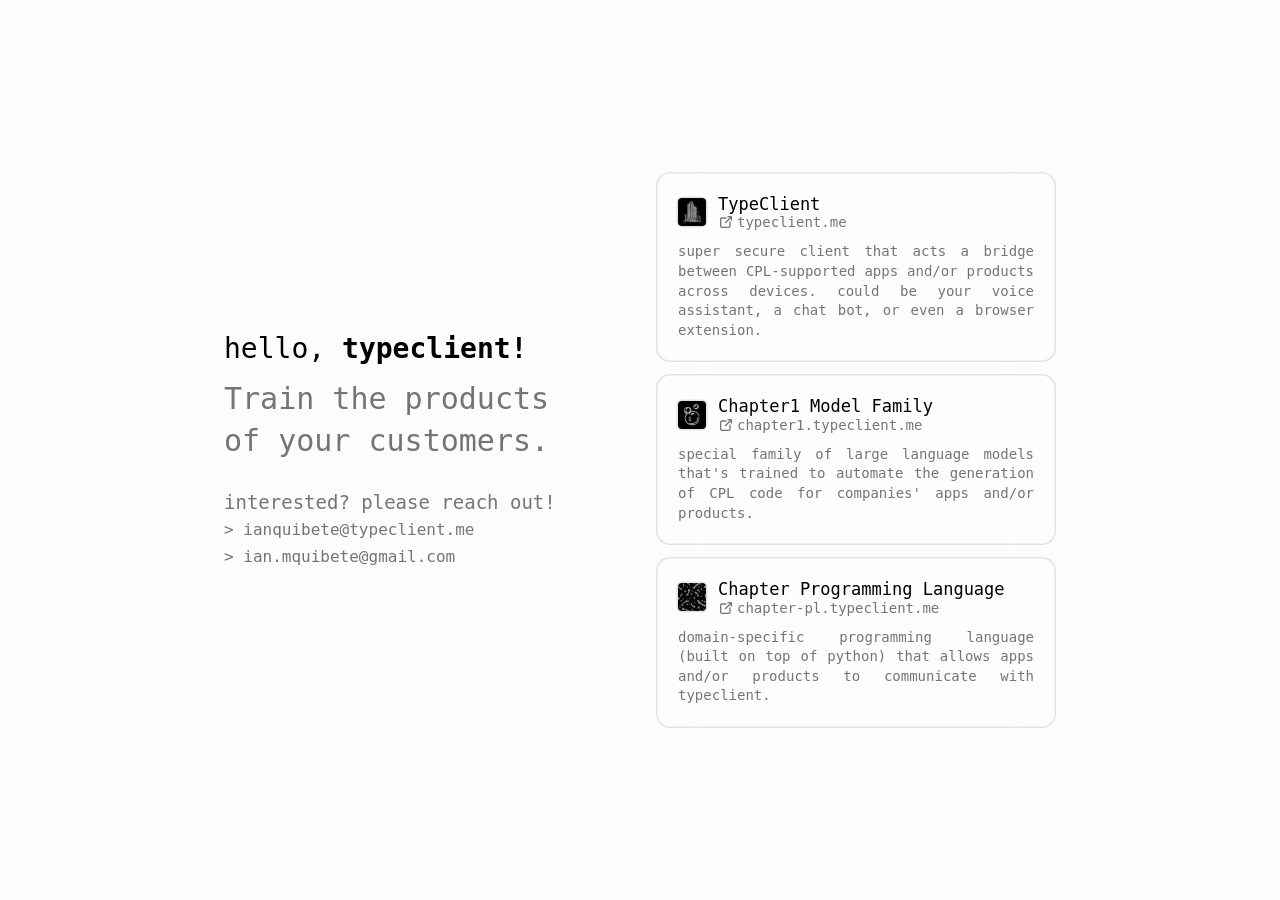
<file: index.html>
<!DOCTYPE html>
<!-- removed comment -->
<html lang="en">

<head>
	<meta http-equiv="Content-Type" content="text/html; charset=UTF-8">
	
	<!-- <link rel="icon" href="./favicon.png" /> -->
	<meta name="viewport" content="viewport-fit=cover, width=device-width, height=device-height, initial-scale=1">
	
	<link href="./typeclient_files/2.CVKGCwS1.css" rel="stylesheet">
	<title>typeclient</title>
</head>

<body>
  <div style="display: contents">
    <div id="scroll-container" class="svelte-ky9fqa">
      <div id="body-content" class="svelte-ky9fqa">
        <section id="introduction" class="section row svelte-ky9fqa">
          <div id="introduction-top" class="svelte-ky9fqa">
            <div class="paragraph svelte-1w6blj6">
              <div class="title svelte-1w6blj6">hello, <span class="typing-char">t</span><span class="typing-char">y</span><span class="typing-char">p</span><span class="typing-char">e</span><span class="typing-char">c</span><span class="typing-char">l</span><span class="typing-char">i</span><span class="typing-char">e</span><span class="typing-char">n</span><span class="typing-char">t</span><span class="typing-char">!</span></div>
              <div class="body svelte-1w6blj6"><span class="larger-text">Train the products of your customers.</span><br><br>interested? please reach out!<br><span class="email-address">&gt; <span><a href="mailto:ianquibete@typeclient.me">ianquibete@typeclient.me</a></span></span><br><span class="email-address">&gt; <span><a href="mailto:ian.mquibete@gmail.com">ian.mquibete@gmail.com</a></span></span></div>
            </div>
          </div>
          <div id="projects" class="svelte-ky9fqa">
            <div id="project-card-area" class="svelte-161m0t1">
              <div id="project-card" class="project-card rectangle-shape svelte-161m0t1">
                <a class="project-header svelte-161m0t1" href="https://typeclient.me" target="_blank" rel="noopener noreferrer nofollow" aria-label="typeclient link">
                  <img class="project-icon outer-border svelte-161m0t1" src="./typeclient_files/tyc.png" alt="typeclient logo">
                  <div class="title-container">
                    <div class="project-title svelte-161m0t1">TypeClient</div>
                    <div class="project-link svelte-161m0t1">
                      <svg viewBox="0 0 24 24" width="1.2em" height="1.2em" color="#757575" size="16">
                        <path fill="none" stroke="currentColor" stroke-linecap="round" stroke-linejoin="round" stroke-width="2" d="M12 6H6a2 2 0 0 0-2 2v10a2 2 0 0 0 2 2h10a2 2 0 0 0 2-2v-6m-7 1l9-9m-5 0h5v5"></path>
                      </svg> typeclient.me
                    </div>
                  </div>
                </a>
                <div class="project-body svelte-161m0t1">
                  <div class="project-description svelte-161m0t1">super secure client that acts a bridge between CPL-supported apps and/or products across devices. could be your voice assistant, a chat bot, or even a browser extension.</div>
                </div>
              </div>
            </div>
            <div id="project-card-area" class="svelte-161m0t1">
              <div id="project-card" class="project-card rectangle-shape svelte-161m0t1">
                <a class="project-header svelte-161m0t1" href="https://drive.google.com/file/d/1oa8ONO27k_p7ruyppRu6gPAljLRiO9sl/view?usp=drive_link" target="_blank" rel="noopener noreferrer nofollow" aria-label="chapter1 link">
                  <img class="project-icon outer-border svelte-161m0t1" src="./typeclient_files/c1.png" alt="chapter1 logo">
                  <div class="title-container">
                    <div class="project-title svelte-161m0t1">Chapter1 Model Family</div>
                    <div class="project-link svelte-161m0t1">
                      <svg viewBox="0 0 24 24" width="1.2em" height="1.2em" color="#757575" size="16">
                        <path fill="none" stroke="currentColor" stroke-linecap="round" stroke-linejoin="round" stroke-width="2" d="M12 6H6a2 2 0 0 0-2 2v10a2 2 0 0 0 2 2h10a2 2 0 0 0 2-2v-6m-7 1l9-9m-5 0h5v5"></path>
                      </svg> chapter1.typeclient.me
                    </div>
                  </div>
                </a>
                <div class="project-body svelte-161m0t1">
                  <div class="project-description svelte-161m0t1">special family of large language models that's trained to automate the generation of CPL code for companies' apps and/or products.</div>
                </div>
              </div>
            </div>
            <div id="project-card-area" class="svelte-161m0t1">
              <div id="project-card" class="project-card rectangle-shape svelte-161m0t1">
                <a class="project-header svelte-161m0t1" href="https://drive.google.com/file/d/1oa8ONO27k_p7ruyppRu6gPAljLRiO9sl/view?usp=drive_link" target="_blank" rel="noopener noreferrer nofollow" aria-label="cpl link">
                  <img class="project-icon outer-border svelte-161m0t1" src="./typeclient_files/cpl.png" alt="cpl logo">
                  <div class="title-container">
                    <div class="project-title svelte-161m0t1">Chapter Programming Language</div>
                    <div class="project-link svelte-161m0t1">
                      <svg viewBox="0 0 24 24" width="1.2em" height="1.2em" color="#757575" size="16">
                        <path fill="none" stroke="currentColor" stroke-linecap="round" stroke-linejoin="round" stroke-width="2" d="M12 6H6a2 2 0 0 0-2 2v10a2 2 0 0 0 2 2h10a2 2 0 0 0 2-2v-6m-7 1l9-9m-5 0h5v5"></path>
                      </svg> chapter-pl.typeclient.me
                    </div>
                  </div>
                </a>
                <div class="project-body svelte-161m0t1">
                  <div class="project-description svelte-161m0t1">domain-specific programming language (built on top of python) that allows apps and/or products to communicate with typeclient.</div>
                </div>
              </div>
            </div>
          </div>
        </section>
      </div>
    </div>
  </div>
</body>

</html>
</file>
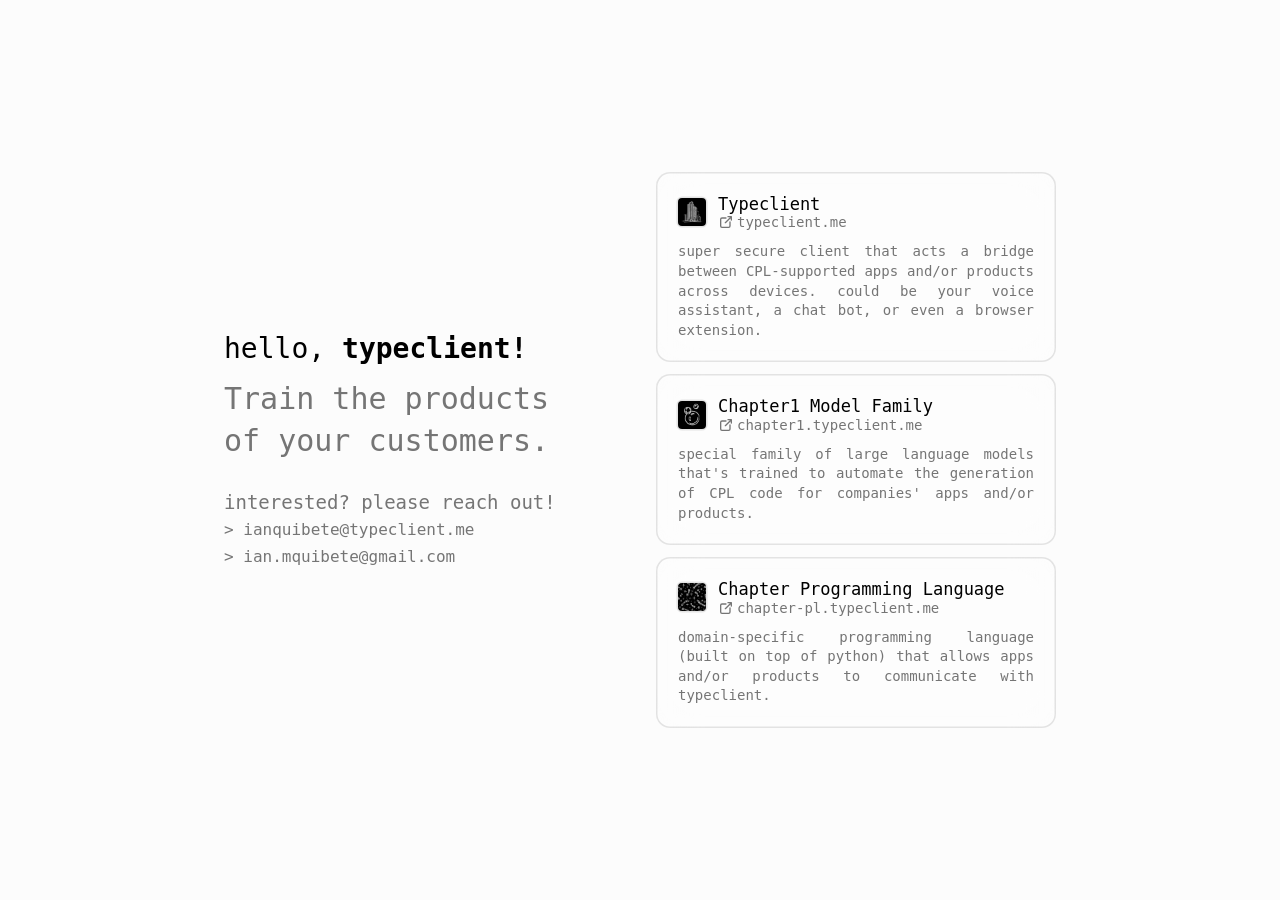
<file: typeclient.html>
<!DOCTYPE html>
<!-- removed comment -->
<html lang="en">

<head>
	<meta http-equiv="Content-Type" content="text/html; charset=UTF-8">
	
	<!-- <link rel="icon" href="./favicon.png" /> -->
	<meta name="viewport" content="viewport-fit=cover, width=device-width, height=device-height, initial-scale=1">
	
	<link href="./typeclient_files/2.CVKGCwS1.css" rel="stylesheet">
	<title>typeclient</title>
</head>

<body>
  <div style="display: contents">
    <div id="scroll-container" class="svelte-ky9fqa">
      <div id="body-content" class="svelte-ky9fqa">
        <section id="introduction" class="section row svelte-ky9fqa">
          <div id="introduction-top" class="svelte-ky9fqa">
            <div class="paragraph svelte-1w6blj6">
              <div class="title svelte-1w6blj6">hello, <span class="typing-char">t</span><span class="typing-char">y</span><span class="typing-char">p</span><span class="typing-char">e</span><span class="typing-char">c</span><span class="typing-char">l</span><span class="typing-char">i</span><span class="typing-char">e</span><span class="typing-char">n</span><span class="typing-char">t</span><span class="typing-char">!</span></div>
              <div class="body svelte-1w6blj6"><span class="larger-text">Train the products of your customers.</span><br><br>interested? please reach out!<br><span class="email-address">&gt; <span><a href="mailto:ianquibete@typeclient.me">ianquibete@typeclient.me</a></span></span><br><span class="email-address">&gt; <span><a href="mailto:ian.mquibete@gmail.com">ian.mquibete@gmail.com</a></span></span></div>
            </div>
          </div>
          <div id="projects" class="svelte-ky9fqa">
            <div id="project-card-area" class="svelte-161m0t1">
              <div id="project-card" class="project-card rectangle-shape svelte-161m0t1">
                <a class="project-header svelte-161m0t1" href="https://typeclient.me" target="_blank" rel="noopener noreferrer nofollow" aria-label="typeclient link">
                  <img class="project-icon outer-border svelte-161m0t1" src="./typeclient_files/tyc.png" alt="typeclient logo">
                  <div class="title-container">
                    <div class="project-title svelte-161m0t1">Typeclient</div>
                    <div class="project-link svelte-161m0t1">
                      <svg viewBox="0 0 24 24" width="1.2em" height="1.2em" color="#757575" size="16">
                        <path fill="none" stroke="currentColor" stroke-linecap="round" stroke-linejoin="round" stroke-width="2" d="M12 6H6a2 2 0 0 0-2 2v10a2 2 0 0 0 2 2h10a2 2 0 0 0 2-2v-6m-7 1l9-9m-5 0h5v5"></path>
                      </svg> typeclient.me
                    </div>
                  </div>
                </a>
                <div class="project-body svelte-161m0t1">
                  <div class="project-description svelte-161m0t1">super secure client that acts a bridge between CPL-supported apps and/or products across devices. could be your voice assistant, a chat bot, or even a browser extension.</div>
                </div>
              </div>
            </div>
            <div id="project-card-area" class="svelte-161m0t1">
              <div id="project-card" class="project-card rectangle-shape svelte-161m0t1">
                <a class="project-header svelte-161m0t1" href="https://chapter1.typeclient.me/" target="_blank" rel="noopener noreferrer nofollow" aria-label="chapter1 link">
                  <img class="project-icon outer-border svelte-161m0t1" src="./typeclient_files/c1.png" alt="chapter1 logo">
                  <div class="title-container">
                    <div class="project-title svelte-161m0t1">Chapter1 Model Family</div>
                    <div class="project-link svelte-161m0t1">
                      <svg viewBox="0 0 24 24" width="1.2em" height="1.2em" color="#757575" size="16">
                        <path fill="none" stroke="currentColor" stroke-linecap="round" stroke-linejoin="round" stroke-width="2" d="M12 6H6a2 2 0 0 0-2 2v10a2 2 0 0 0 2 2h10a2 2 0 0 0 2-2v-6m-7 1l9-9m-5 0h5v5"></path>
                      </svg> chapter1.typeclient.me
                    </div>
                  </div>
                </a>
                <div class="project-body svelte-161m0t1">
                  <div class="project-description svelte-161m0t1">special family of large language models that's trained to automate the generation of CPL code for companies' apps and/or products.</div>
                </div>
              </div>
            </div>
            <div id="project-card-area" class="svelte-161m0t1">
              <div id="project-card" class="project-card rectangle-shape svelte-161m0t1">
                <a class="project-header svelte-161m0t1" href="https://chapter-pl.typeclient.me/" target="_blank" rel="noopener noreferrer nofollow" aria-label="cpl link">
                  <img class="project-icon outer-border svelte-161m0t1" src="./typeclient_files/cpl.png" alt="cpl logo">
                  <div class="title-container">
                    <div class="project-title svelte-161m0t1">Chapter Programming Language</div>
                    <div class="project-link svelte-161m0t1">
                      <svg viewBox="0 0 24 24" width="1.2em" height="1.2em" color="#757575" size="16">
                        <path fill="none" stroke="currentColor" stroke-linecap="round" stroke-linejoin="round" stroke-width="2" d="M12 6H6a2 2 0 0 0-2 2v10a2 2 0 0 0 2 2h10a2 2 0 0 0 2-2v-6m-7 1l9-9m-5 0h5v5"></path>
                      </svg> chapter-pl.typeclient.me
                    </div>
                  </div>
                </a>
                <div class="project-body svelte-161m0t1">
                  <div class="project-description svelte-161m0t1">domain-specific programming language (built on top of python) that allows apps and/or products to communicate with typeclient.</div>
                </div>
              </div>
            </div>
          </div>
        </section>
      </div>
    </div>
  </div>
</body>

</html>
</file>
<file: typeclient_files/2.CVKGCwS1.css>
/* Typing Animation */
.typing-char {
  opacity: 0;
  animation: typing 0.1s forwards;
}

/* Stagger the animation for each character */
.typing-char:nth-child(1) { animation-delay: 0.1s; }
.typing-char:nth-child(2) { animation-delay: 0.2s; }
.typing-char:nth-child(3) { animation-delay: 0.3s; }
.typing-char:nth-child(4) { animation-delay: 0.4s; }
.typing-char:nth-child(5) { animation-delay: 0.5s; }
.typing-char:nth-child(6) { animation-delay: 0.6s; }
.typing-char:nth-child(7) { animation-delay: 0.7s; }
.typing-char:nth-child(8) { animation-delay: 0.8s; }
.typing-char:nth-child(9) { animation-delay: 0.9s; }
.typing-char:nth-child(10) { animation-delay: 1.0s; }
.typing-char:nth-child(11) { animation-delay: 1.1s; } /* For the '!' */

@keyframes typing {
  from { opacity: 0; }
  to { opacity: 1; }
}

.confetti-holder.svelte-68hbho {
  position: relative;
}

@keyframes svelte-68hbho-rotate {
  0% {
    transform: rotate(var(--rotation-deg));
  }
  to {
    transform: rotate(calc(360 / var(--rotation-deg) + 960));
  }
}

@keyframes svelte-68hbho-translate {
  0% {
    opacity: 1;
  }
  8% {
    transform: translateY(calc(var(--translate-y) * .95)) translate(calc(var(--translate-x) * (var(--x-spread) * .9)));
    opacity: 1;
  }
  12% {
    transform: translateY(var(--translate-y)) translate(calc(var(--translate-x) * (var(--x-spread) * .95)));
    opacity: 1;
  }
  16% {
    transform: translateY(var(--translate-y)) translate(calc(var(--translate-x) * var(--x-spread)));
    opacity: 1;
  }
  to {
    transform: translateY(calc(var(--translate-y) + var(--fall-distance))) translate(var(--translate-x));
    opacity: 0;
  }
}

.confetti.svelte-68hbho {
  --translate-y: calc(-200px * var(--translate-y-multiplier));
  --translate-x: calc(200px * var(--translate-x-multiplier));
  position: absolute;
  height: calc(var(--size) * var(--scale));
  width: calc(var(--size) * var(--scale));
  animation: svelte-68hbho-translate var(--transition-duration) var(--transition-delay) var(--transition-iteration-count) linear;
  opacity: 0;
  pointer-events: none;
}

.confetti.svelte-68hbho:before {
  content: "";
  display: block;
  width: 100%;
  height: 100%;
  background-image: var(--image);
  background-size: contain;
  animation: svelte-68hbho-rotate var(--transition-duration) var(--transition-delay) var(--transition-iteration-count) linear;
}

@media (prefers-reduced-motion) {
  .confetti.svelte-68hbho,
  .confetti.svelte-68hbho:before {
    animation: none;
  }
}

.paragraph.svelte-1w6blj6 {
  display: flex;
  width: 22rem;
  flex-direction: column;
  align-items: flex-start;
  gap: .8rem;
}

.title.svelte-1w6blj6 {
  color: var(--accent);
  font-size: 28px;
  line-height: 1.2;
  font-weight: 480;
}

.body.svelte-1w6blj6 {
  color: var(--gray);
  font-size: 19px;
  line-height: 1.4;
  white-space: pre-wrap;
  user-select: text;
  -webkit-user-select: text;
  font-weight: 430;
  text-align: justify;
}

.project-card.svelte-161m0t1.svelte-161m0t1 {
  display: flex;
  flex-direction: column;
  align-items: flex-start;
  gap: 8px;
  padding: 18px 22px 22px 10px;
  z-index: 1;
  border-radius: 14px;
}

.project-header.svelte-161m0t1.svelte-161m0t1 {
  display: flex;
  flex-direction: row;
  align-items: center;
  gap: 12px;
  text-decoration: none;
  color: var(--accent);
  position: relative;
  padding: 4px 12px;
  border-radius: 8px;
}

.project-header.svelte-161m0t1.svelte-161m0t1:focus {
  background-color: var(--button-hover);
}

@media (hover: hover) {
  .project-header.svelte-161m0t1.svelte-161m0t1:hover {
    background-color: var(--button-hover);
  }
}

.project-icon.svelte-161m0t1.svelte-161m0t1 {
  width: 28px;
  height: 28px;
  border-radius: 4px;
}

.project-title.svelte-161m0t1.svelte-161m0t1 {
  font-size: 17px;
  line-height: 1.2;
  font-weight: 450;
}

.project-description.svelte-161m0t1.svelte-161m0t1 {
  color: var(--gray);
  font-size: 14px;
  line-height: 1.4;
  white-space: pre-wrap;
  user-select: text;
  -webkit-user-select: text;
  font-weight: 430;
  text-align: justify;
}

.project-body.svelte-161m0t1.svelte-161m0t1 {
  padding-left: 12px;
}

.project-link.svelte-161m0t1.svelte-161m0t1 {
  color: var(--gray);
  font-size: 14px;
  display: flex;
  flex-direction: row;
  align-items: center;
  gap: 3px;
  font-weight: 430;
}

.project-link.svelte-161m0t1 svg {
  width: 16px;
  height: 16px;
}

#project-card-area.svelte-161m0t1.svelte-161m0t1 {
  display: flex;
  flex-direction: column;
  width: 400px;
}

@media (max-width: 500px) {
  #project-card-area.svelte-161m0t1.svelte-161m0t1 {
    width: 100%;
  }
  .project-card.svelte-161m0t1.svelte-161m0t1 {
    padding: 14px 18px 18px 6px;
  }
  .project-title.svelte-161m0t1.svelte-161m0t1 {
    font-size: 15px;
  }
  .project-link.svelte-161m0t1.svelte-161m0t1 {
    font-size: 13px;
  }
  .project-link.svelte-161m0t1 svg {
    width: 14px;
    height: 14px;
  }
  .project-description.svelte-161m0t1.svelte-161m0t1 {
    font-size: 13px;
  }
}

:root {
  --background: #fcfcfc;
  --accent: #000000;
  --gray: #757575;
  --button-border: rgba(0, 0, 0, .1);
  --button-background: rgba(255, 255, 255, .3);
  --button-hover: rgba(0, 0, 0, .06);
}

@media (prefers-color-scheme: dark) {
  :root {
    --background: #000000;
    --accent: #e1e1e1;
    --gray: #7f7f7f;
    --button-border: rgba(255, 255, 255, .09);
    --button-background: rgba(10, 10, 10, .5);
    --button-hover: rgba(255, 255, 255, .09);
  }
}

* {
  margin: 0;
  padding: 0;
  box-sizing: border-box;
  font-family: 'JetBrains Mono', monospace;
  font-weight: bold;
}

html {
  background-color: var(--background);
  /* background: linear-gradient(to left, #f3e5f5, transparent); */
  /* background-attachment: fixed; Ensure gradient covers viewport */
}

html,
body {
  margin: 0;
  user-select: none;
  -webkit-user-select: none;
  overflow: hidden;
  -ms-overflow-style: none;
  scrollbar-width: none;
  height: 100%;
  overflow: auto;
  -webkit-tap-highlight-color: transparent;
}

:focus {
  outline-color: var(--accent);
}

img,
svg {
  user-select: none;
  -webkit-user-select: none;
  pointer-events: none;
}

svg {
  stroke: var(--gray);
}

.rectangle-shape {
  box-shadow: inset 0 0 0 1.5px var(--button-border);
  border-radius: 9px;
  background: var(--button-background);
  display: flex;
  backdrop-filter: blur(20px);
  -webkit-backdrop-filter: blur(20px);
}

.outer-border {
  box-shadow: 0 0 0 .1rem var(--button-border);
}

button {
  background: none;
  background-color: none;
  border: none;
}

.button {
  cursor: pointer;
  position: relative;
}

#scroll-container.svelte-ky9fqa {
  display: flex;
  justify-content: center;
  width: 100%;
  gap: 2.5rem;
  align-items: center;
  height: 100vh;
}

#body-content.svelte-ky9fqa {
  display: flex;
  flex-direction: column;
  width: 65%;
  height: fit-content;
  position: relative;
}

.section.svelte-ky9fqa {
  display: flex;
  flex-direction: column;
  position: relative;
}

.section.row.svelte-ky9fqa {
  flex-direction: row;
  justify-content: space-between;
}

#introduction-top.svelte-ky9fqa {
  display: flex;
  flex-direction: column;
  gap: 22px;
  justify-content: center;
}

#meowfetti.svelte-ky9fqa {
  position: fixed;
  top: -70px;
  left: 0;
  height: calc(100vh + 70px);
  width: 100vw;
  display: flex;
  justify-content: center;
  overflow: hidden;
  pointer-events: none;
  z-index: -2;
}

#projects.svelte-ky9fqa {
  display: flex;
  flex-direction: column;
  gap: 12px;
}

@media (max-width: 1200px) {
  #body-content.svelte-ky9fqa {
    width: 80%;
  }
}

@media (max-width: 940px) {
  #body-content.svelte-ky9fqa {
    width: 90%;
  }
}

@media (max-width: 830px) {
  #introduction.svelte-ky9fqa {
    padding-top: 0rem;
    padding-bottom: 24px;
  }
  #body-content.svelte-ky9fqa {
    width: 100%;
    padding: 0 24px 0 0;
    margin-top: 32px;
    justify-content: center;
    align-items: center;
  }
  .section.row.svelte-ky9fqa {
    flex-direction: column;
    justify-content: normal;
  }
  #scroll-container.svelte-ky9fqa {
    align-items: normal;
    height: initial;
  }
}

.larger-text {
  font-size: 30px;
  font-weight: 430;
  text-align: left;
  display: inline-block;
}

.email-address {
  font-size: 16px; /* Adjust as needed */
  font-weight: normal;
}

.email-address a {
  color: inherit; /* Make link color same as surrounding text */
  text-decoration: none; /* Remove default underline */
  font-weight: normal; /* Ensure link text is not bold */
}

.email-address span:hover {
  text-decoration: underline;
}
</file>
